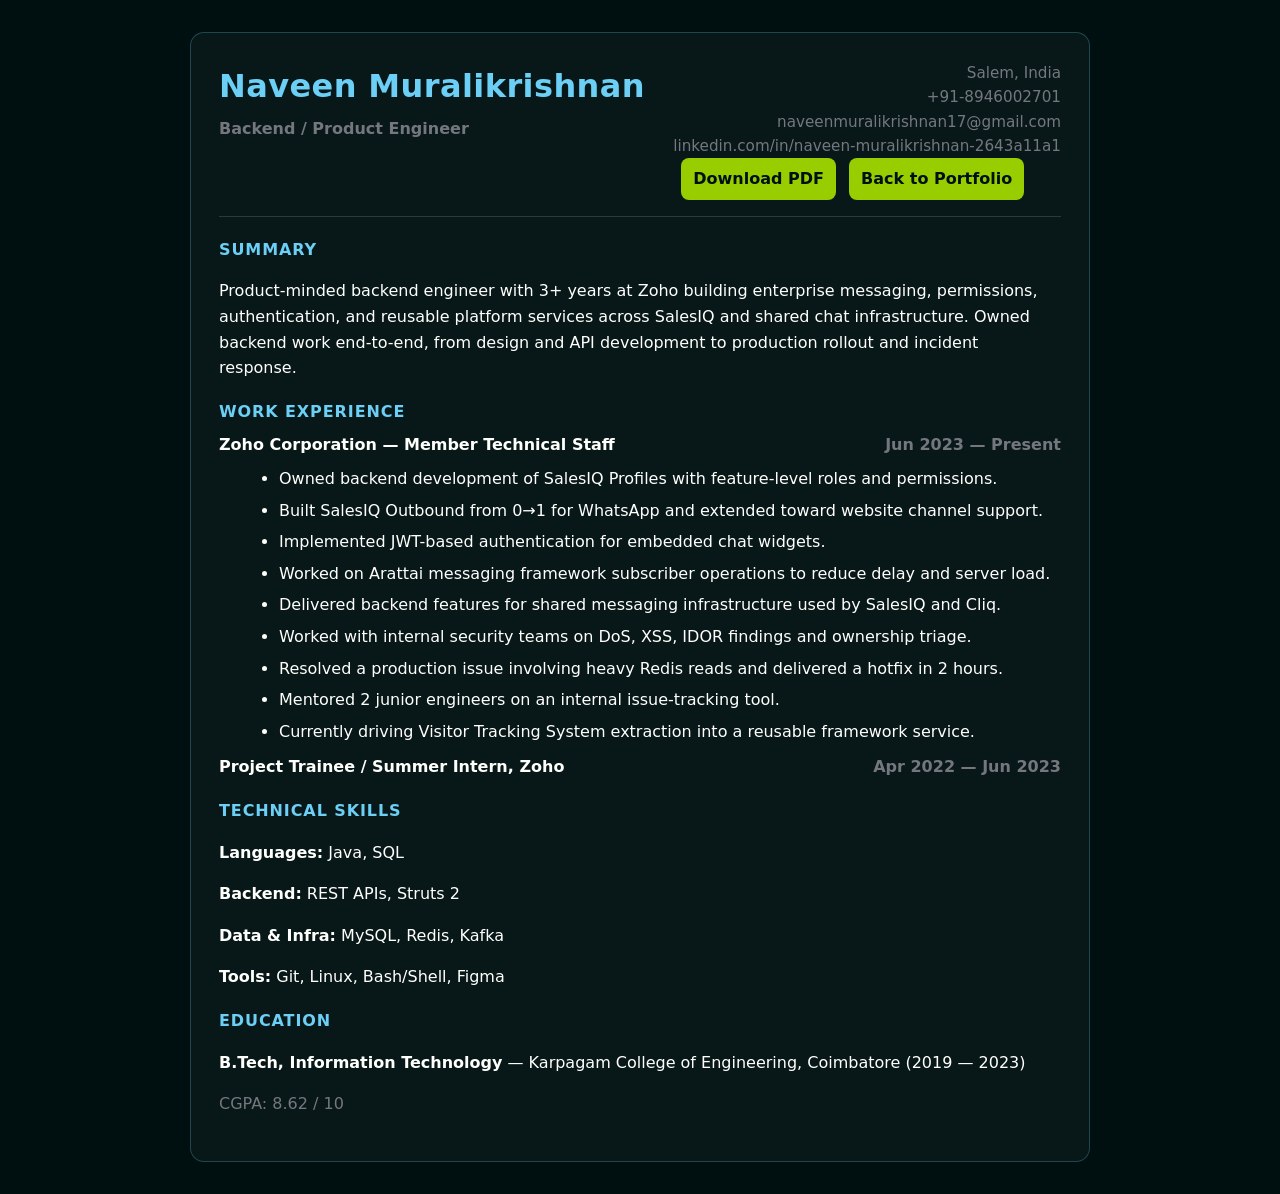
<file: resume.html>
<!DOCTYPE html>
<html lang="en">
<head>
  <meta charset="UTF-8" />
  <meta name="viewport" content="width=device-width, initial-scale=1.0" />
  <title>Naveen Muralikrishnan — Resume</title>
  <style>
    :root {
      --bg: #001011;
      --accent: #6CCFF6;
      --text: #FFFFFC;
      --muted: #757780;
      --success: #98CE00;
    }
    * { box-sizing: border-box; }
    body {
      margin: 0;
      font-family: Inter, system-ui, -apple-system, Segoe UI, Roboto, Arial, sans-serif;
      background: var(--bg);
      color: var(--text);
      line-height: 1.6;
      padding: 32px 16px;
    }
    .resume {
      max-width: 900px;
      margin: 0 auto;
      background: rgba(255,255,252,0.03);
      border: 1px solid rgba(108,207,246,0.25);
      border-radius: 14px;
      padding: 28px;
    }
    .top {
      display: flex;
      justify-content: space-between;
      align-items: start;
      gap: 16px;
      border-bottom: 1px solid rgba(117,119,128,0.35);
      padding-bottom: 16px;
      margin-bottom: 20px;
    }
    h1 {
      margin: 0;
      color: var(--accent);
      letter-spacing: .4px;
      font-size: 2rem;
    }
    .role { color: var(--muted); font-weight: 600; margin-top: 4px; }
    .contact { color: var(--muted); font-size: .95rem; text-align: right; }
    .actions a {
      text-decoration: none;
      color: var(--bg);
      background: var(--success);
      padding: 8px 12px;
      border-radius: 8px;
      font-weight: 700;
      margin-left: 8px;
      display: inline-block;
    }
    h2 {
      color: var(--accent);
      font-size: 1rem;
      margin: 18px 0 8px;
      text-transform: uppercase;
      letter-spacing: .9px;
    }
    ul { margin: 8px 0 0 20px; }
    li { margin-bottom: 6px; }
    .muted { color: var(--muted); }
    .company {
      font-weight: 700;
      display: flex;
      justify-content: space-between;
      gap: 10px;
      flex-wrap: wrap;
    }
    @media (max-width: 700px) {
      .top { flex-direction: column; }
      .contact { text-align: left; }
      .actions a { margin: 8px 8px 0 0; }
      .resume { padding: 20px; }
    }
  </style>
</head>
<body>
  <main class="resume">
    <section class="top">
      <div>
        <h1>Naveen Muralikrishnan</h1>
        <div class="role">Backend / Product Engineer</div>
      </div>
      <div>
        <div class="contact">Salem, India</div>
        <div class="contact">+91-8946002701</div>
        <div class="contact">naveenmuralikrishnan17@gmail.com</div>
        <div class="contact">linkedin.com/in/naveen-muralikrishnan-2643a11a1</div>
        <div class="actions">
          <a href="Naveen_Resume_1.0.0.pdf" download>Download PDF</a>
          <a href="index.html">Back to Portfolio</a>
        </div>
      </div>
    </section>

    <section>
      <h2>Summary</h2>
      <p>
        Product-minded backend engineer with 3+ years at Zoho building enterprise messaging,
        permissions, authentication, and reusable platform services across SalesIQ and shared chat infrastructure.
        Owned backend work end-to-end, from design and API development to production rollout and incident response.
      </p>
    </section>

    <section>
      <h2>Work Experience</h2>
      <div class="company">Zoho Corporation — Member Technical Staff <span class="muted">Jun 2023 — Present</span></div>
      <ul>
        <li>Owned backend development of SalesIQ Profiles with feature-level roles and permissions.</li>
        <li>Built SalesIQ Outbound from 0→1 for WhatsApp and extended toward website channel support.</li>
        <li>Implemented JWT-based authentication for embedded chat widgets.</li>
        <li>Worked on Arattai messaging framework subscriber operations to reduce delay and server load.</li>
        <li>Delivered backend features for shared messaging infrastructure used by SalesIQ and Cliq.</li>
        <li>Worked with internal security teams on DoS, XSS, IDOR findings and ownership triage.</li>
        <li>Resolved a production issue involving heavy Redis reads and delivered a hotfix in 2 hours.</li>
        <li>Mentored 2 junior engineers on an internal issue-tracking tool.</li>
        <li>Currently driving Visitor Tracking System extraction into a reusable framework service.</li>
      </ul>
      <div class="company" style="margin-top:10px;">Project Trainee / Summer Intern, Zoho <span class="muted">Apr 2022 — Jun 2023</span></div>
    </section>

    <section>
      <h2>Technical Skills</h2>
      <p><strong>Languages:</strong> Java, SQL</p>
      <p><strong>Backend:</strong> REST APIs, Struts 2</p>
      <p><strong>Data & Infra:</strong> MySQL, Redis, Kafka</p>
      <p><strong>Tools:</strong> Git, Linux, Bash/Shell, Figma</p>
    </section>

    <section>
      <h2>Education</h2>
      <p><strong>B.Tech, Information Technology</strong> — Karpagam College of Engineering, Coimbatore (2019 — 2023)</p>
      <p class="muted">CGPA: 8.62 / 10</p>
    </section>
  </main>
</body>
</html>
</file>
